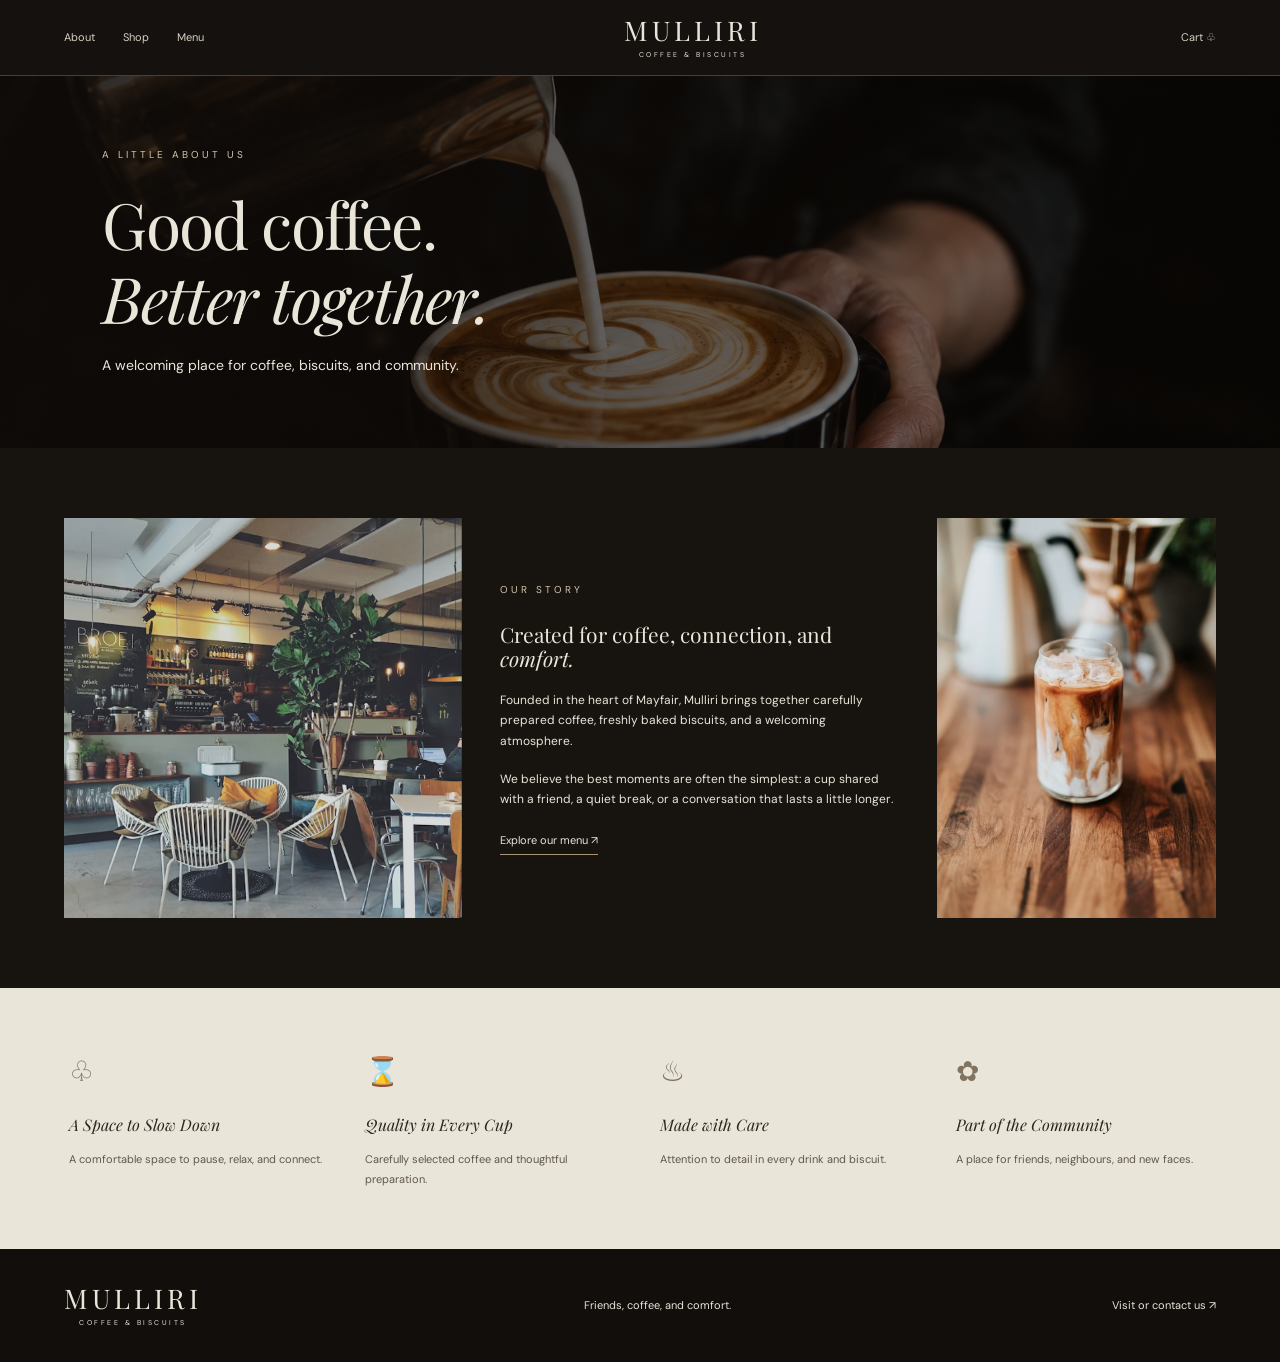
<file: about.html>
<!DOCTYPE html>
<html lang="en">
<head>
  <meta charset="UTF-8">
  <meta name="viewport" content="width=device-width, initial-scale=1.0">
  <title>About | MULLIRI</title>
  <link rel="preconnect" href="https://fonts.googleapis.com">
  <link href="https://fonts.googleapis.com/css2?family=DM+Sans:wght@400;500&family=Playfair+Display:ital,wght@0,400;0,500;1,400&display=swap" rel="stylesheet">
  <link rel="stylesheet" href="style.css">
</head>
<body>
<header class="navbar">
  <nav class="nav-left">
    <a href="about.html">About</a>
    <a href="shop.html">Shop</a>
    <a href="menu.html">Menu</a>
  </nav>
  <a class="logo" href="index.html">MULLIRI<small>COFFEE & BISCUITS</small></a>
  <a class="cart" href="menu.html">Cart ♧</a>
</header>

<main>
  <section class="page-heading">
    <div>
      <p class="eyebrow">A LITTLE ABOUT US</p>
      <h1>Good coffee.<br><em>Better together.</em></h1>
      <p>A welcoming place for coffee, biscuits, and community.</p>
    </div>
  </section>

  <section class="about-layout">
    <img src="./images/1.PNG" alt="Coffee shop interior">

    <div>
      <p class="eyebrow">OUR STORY</p>
      <h2>Created for coffee, connection, and <em>comfort.</em></h2>
      <p>Founded in the heart of Mayfair, Mulliri brings together carefully prepared coffee, freshly baked biscuits, and a welcoming atmosphere.</p>
      <p>We believe the best moments are often the simplest: a cup shared with a friend, a quiet break, or a conversation that lasts a little longer.</p>
      <a class="text-link" href="menu.html">Explore our menu ↗</a>
    </div>

    <img src="./images/icecoffee2.PNG" alt="Coffee served at a café">
  </section>

  <section class="features">
    <article><span class="feature-icon">♧</span><h3>A Space to Slow Down</h3><p>A comfortable space to pause, relax, and connect.</p></article>
    <article><span class="feature-icon">⌛</span><h3>Quality in Every Cup</h3><p>Carefully selected coffee and thoughtful preparation.</p></article>
    <article><span class="feature-icon">♨</span><h3>Made with Care</h3><p>Attention to detail in every drink and biscuit.</p></article>
    <article><span class="feature-icon">✿</span><h3>Part of the Community</h3><p>A place for friends, neighbours, and new faces.</p></article>
  </section>
</main>

<footer class="simple-footer">
  <a class="logo" href="index.html">MULLIRI<small>COFFEE & BISCUITS</small></a>
  <p>Friends, coffee, and comfort.</p>
  <a href="contact.html">Visit or contact us ↗</a>
</footer>
</body>
</html>
</file>
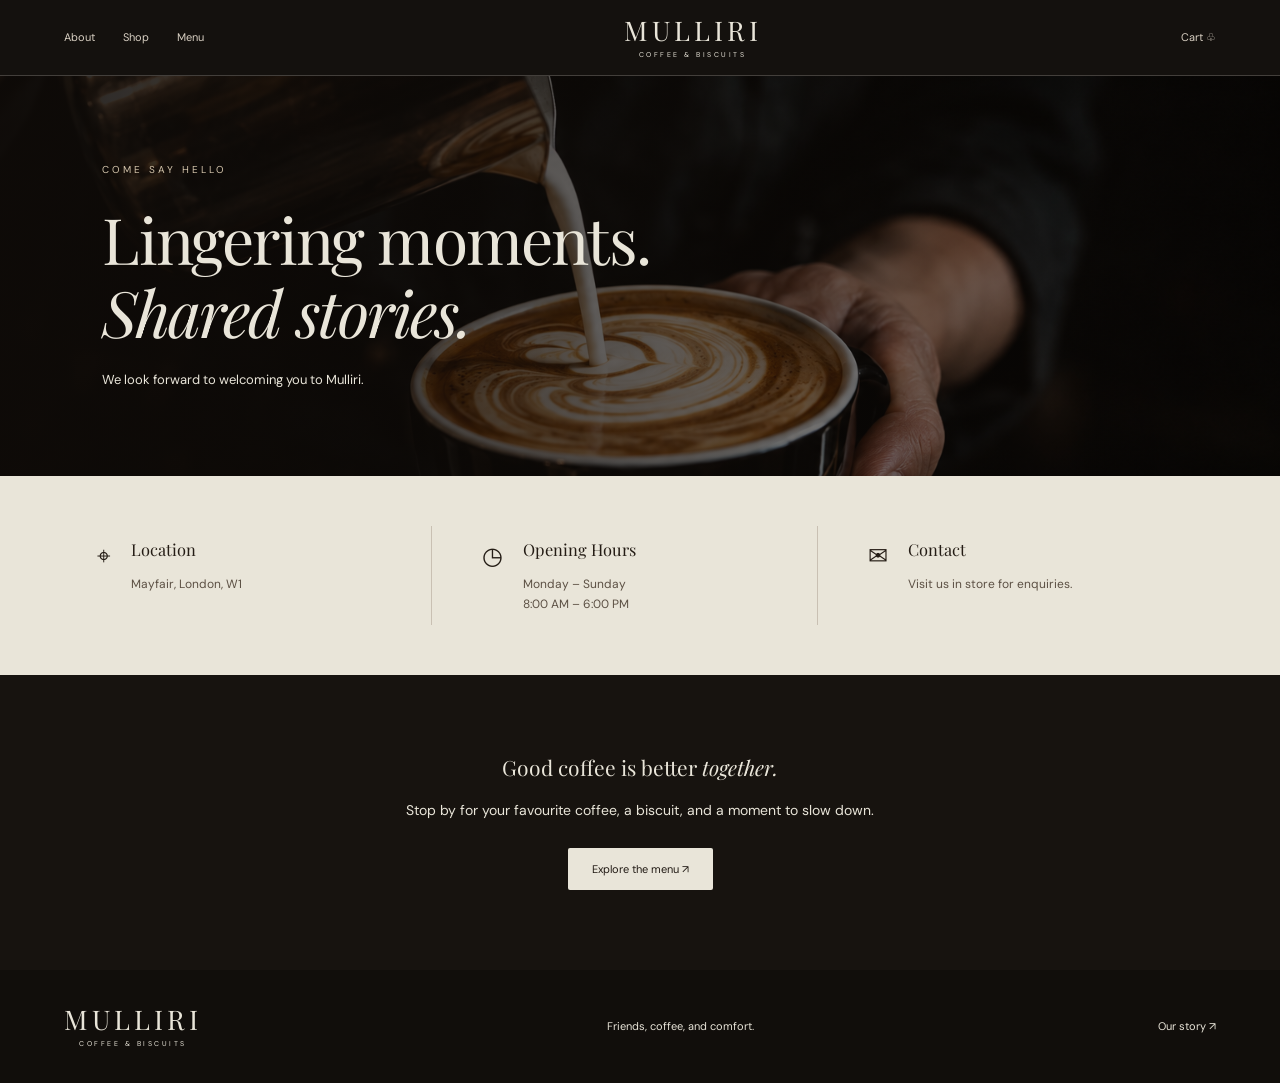
<file: contact.html>
<!DOCTYPE html>
<html lang="en">
<head>
  <meta charset="UTF-8">
  <meta name="viewport" content="width=device-width, initial-scale=1.0">
  <title>Contact | MULLIRI</title>
  <link rel="preconnect" href="https://fonts.googleapis.com">
  <link href="https://fonts.googleapis.com/css2?family=DM+Sans:wght@400;500&family=Playfair+Display:ital,wght@0,400;0,500;1,400&display=swap" rel="stylesheet">
  <link rel="stylesheet" href="style.css">
</head>
<body>
<header class="navbar">
  <nav class="nav-left">
    <a href="about.html">About</a>
    <a href="shop.html">Shop</a>
    <a href="menu.html">Menu</a>
  </nav>
  <a class="logo" href="index.html">MULLIRI<small>COFFEE & BISCUITS</small></a>
  <a class="cart" href="menu.html">Cart ♧</a>
</header>

<main>
  <section class="contact-hero">
    <div>
      <p class="eyebrow">COME SAY HELLO</p>
      <h1>Lingering moments.<br><em>Shared stories.</em></h1>
      <p>We look forward to welcoming you to Mulliri.</p>
    </div>
  </section>

  <section class="contact-details">
    <article>
      <span>⌖</span>
      <div><h3>Location</h3><p>Mayfair, London, W1</p></div>
    </article>
    <article>
      <span>◷</span>
      <div><h3>Opening Hours</h3><p>Monday – Sunday</p><p>8:00 AM – 6:00 PM</p></div>
    </article>
    <article>
      <span>✉</span>
      <div><h3>Contact</h3><p>Visit us in store for enquiries.</p></div>
    </article>
  </section>

  <section class="contact-message">
    <h2>Good coffee is better <em>together.</em></h2>
    <p>Stop by for your favourite coffee, a biscuit, and a moment to slow down.</p>
    <a class="button" href="menu.html">Explore the menu ↗</a>
  </section>
</main>

<footer class="simple-footer">
  <a class="logo" href="index.html">MULLIRI<small>COFFEE & BISCUITS</small></a>
  <p>Friends, coffee, and comfort.</p>
  <a href="about.html">Our story ↗</a>
</footer>
</body>
</html>
</file>
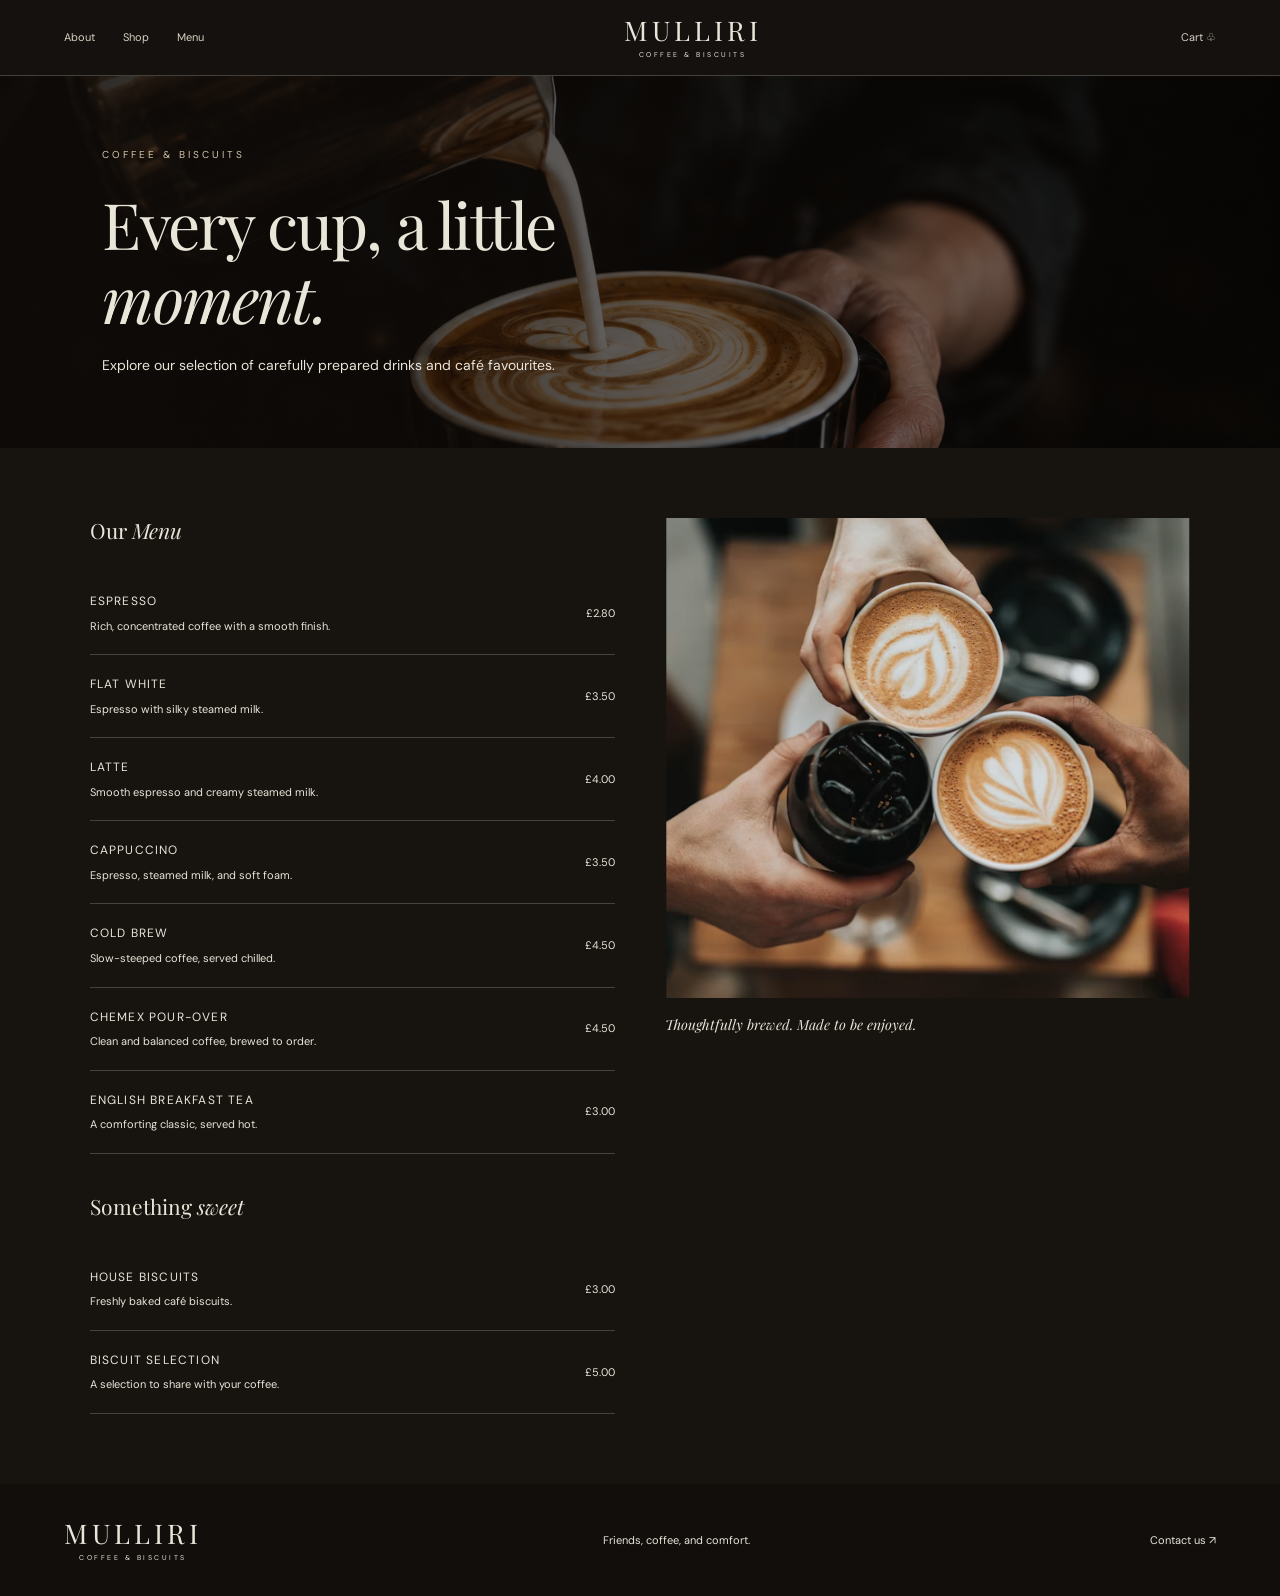
<file: menu.html>
<!DOCTYPE html>
<html lang="en">
<head>
  <meta charset="UTF-8">
  <meta name="viewport" content="width=device-width, initial-scale=1.0">
  <title>Menu | MULLIRI Coffee & Biscuits</title>
  <link rel="preconnect" href="https://fonts.googleapis.com">
  <link href="https://fonts.googleapis.com/css2?family=DM+Sans:wght@400;500&family=Playfair+Display:ital,wght@0,400;0,500;1,400&display=swap" rel="stylesheet">
  <link rel="stylesheet" href="style.css">
</head>
<body>

<header class="navbar">
  <nav class="nav-left">
    <a href="about.html">About</a>
    <a href="shop.html">Shop</a>
    <a href="menu.html">Menu</a>
  </nav>
  <a class="logo" href="index.html">MULLIRI<small>COFFEE & BISCUITS</small></a>
  <a class="cart" href="shop.html">Cart ♧</a>
</header>

<main>
  <section class="menu-hero">
    <div>
      <p class="eyebrow">COFFEE & BISCUITS</p>
      <h1>Every cup, a little <em>moment.</em></h1>
      <p>Explore our selection of carefully prepared drinks and café favourites.</p>
    </div>
  </section>

  <section class="menu-layout">
    <div class="menu-list">
      <h2>Our <em>Menu</em></h2>

      <div class="menu-item">
        <div>
          <h3>ESPRESSO</h3>
          <p>Rich, concentrated coffee with a smooth finish.</p>
        </div>
        <span>£2.80</span>
      </div>

      <div class="menu-item">
        <div>
          <h3>FLAT WHITE</h3>
          <p>Espresso with silky steamed milk.</p>
        </div>
        <span>£3.50</span>
      </div>

      <div class="menu-item">
        <div>
          <h3>LATTE</h3>
          <p>Smooth espresso and creamy steamed milk.</p>
        </div>
        <span>£4.00</span>
      </div>

      <div class="menu-item">
        <div>
          <h3>CAPPUCCINO</h3>
          <p>Espresso, steamed milk, and soft foam.</p>
        </div>
        <span>£3.50</span>
      </div>

      <div class="menu-item">
        <div>
          <h3>COLD BREW</h3>
          <p>Slow-steeped coffee, served chilled.</p>
        </div>
        <span>£4.50</span>
      </div>

      <div class="menu-item">
        <div>
          <h3>CHEMEX POUR-OVER</h3>
          <p>Clean and balanced coffee, brewed to order.</p>
        </div>
        <span>£4.50</span>
      </div>

      <div class="menu-item">
        <div>
          <h3>ENGLISH BREAKFAST TEA</h3>
          <p>A comforting classic, served hot.</p>
        </div>
        <span>£3.00</span>
      </div>

      <h2 style="margin-top:40px;">Something <em>sweet</em></h2>

      <div class="menu-item">
        <div>
          <h3>HOUSE BISCUITS</h3>
          <p>Freshly baked café biscuits.</p>
        </div>
        <span>£3.00</span>
      </div>

      <div class="menu-item">
        <div>
          <h3>BISCUIT SELECTION</h3>
          <p>A selection to share with your coffee.</p>
        </div>
        <span>£5.00</span>
      </div>
    </div>

    <div class="menu-photo">
      <img src="./images/3.PNG" alt="Coffee and café treats">
      <p>Thoughtfully brewed. Made to be enjoyed.</p>
    </div>
  </section>
</main>

<footer class="simple-footer">
  <a class="logo" href="index.html">MULLIRI<small>COFFEE & BISCUITS</small></a>
  <p>Friends, coffee, and comfort.</p>
  <a href="contact.html">Contact us ↗</a>
</footer>

</body>
</html>
</file>
<file: style.css>
:root {
  --dark: #17130f;
  --dark-card: #211b16;
  --cream: #e9e5d9;
  --white: #f5f1e8;
  --brown: #88745d;
  --line: rgba(233, 229, 217, 0.22);
}

* {
  margin: 0;
  padding: 0;
  box-sizing: border-box;
}

html {
  scroll-behavior: smooth;
}

body {
  background: var(--dark);
  color: var(--cream);
  font-family: "DM Sans", sans-serif;
  font-size: 14px;
  line-height: 1.7;
}

a {
  color: inherit;
  text-decoration: none;
}

img {
  width: 100%;
  display: block;
  object-fit: cover;
}

h1, h2, h3 {
  font-weight: 400;
}

h1, h2 {
  font-family: "Playfair Display", serif;
  line-height: 1.15;
}

h1 {
  font-size: clamp(2.3rem, 5vw, 5rem);
  letter-spacing: -1.8px;
}

h1 em, h2 em {
  font-weight: 400;
}

.eyebrow {
  font-size: 10px;
  letter-spacing: 3px;
  text-transform: uppercase;
  margin-bottom: 24px;
  color: #d4c5ac;
}

/* NAVIGATION */

.navbar {
  min-height: 76px;
  padding: 0 5%;
  display: flex;
  align-items: center;
  justify-content: space-between;
  background: #14110e;
  border-bottom: 1px solid var(--line);
  position: relative;
  z-index: 2;
}

.nav-left {
  display: flex;
  gap: 28px;
}

.navbar nav a,
.cart {
  font-size: 11px;
  color: #d9d0c3;
  transition: color 0.2s;
}

.navbar nav a:hover,
.cart:hover {
  color: #b79a72;
}

.logo {
  font-family: "Playfair Display", serif;
  font-size: 27px;
  letter-spacing: 4px;
  line-height: 1.1;
  text-align: center;
  white-space: nowrap;
}

.logo small {
  display: block;
  font-family: "DM Sans", sans-serif;
  font-size: 7px;
  letter-spacing: 2.5px;
  margin-top: 5px;
}

/* BUTTONS */

.button {
  display: inline-block;
  background: var(--cream);
  color: #211a14;
  padding: 12px 24px;
  font-size: 11px;
  border-radius: 2px;
  transition: background 0.2s;
}

.button:hover {
  background: #c7b59a;
}

.text-link {
  display: inline-block;
  border-bottom: 1px solid #aa9478;
  padding-bottom: 5px;
  font-size: 11px;
}

/* HOME HERO */

.hero {
  min-height: 610px;
  position: relative;
  display: flex;
  align-items: center;
  padding: 80px 8%;
  overflow: hidden;
}

.hero-photo {
  position: absolute;
  inset: 0;
  background:
    linear-gradient(
      90deg,
      rgba(10, 8, 6, 0.93),
      rgba(10, 8, 6, 0.64) 48%,
      rgba(10, 8, 6, 0.15)
    ),
    url("images/hero-latte.png")
    center 48% / cover no-repeat;
  z-index: 0;
}

.hero-content {
  position: relative;
  max-width: 800px;
  z-index: 1;
}

.hero h1 {
  margin-bottom: 26px;
}

.hero-description {
  max-width: 370px;
  margin-bottom: 25px;
  font-size: 13px;
}

/* HERO - REFERENCE LAYOUT */

.hero {
  position: relative;
  min-height: 330px;
  padding: 45px 5%;
  display: grid;
  grid-template-columns: 1.5fr 0.65fr;
  align-items: center;
  gap: 35px;
  overflow: hidden;
}

.hero-photo {
  position: absolute;
  inset: 0;
  z-index: 0;
  background-image:
    linear-gradient(90deg, rgba(0,0,0,.35), rgba(0,0,0,.15)),
    url("images/hero-latte.png");
  background-size: cover;
  background-position: center;
}

.hero-content,
.hero-side {
  position: relative;
  z-index: 1;
}

.hero-content {
  max-width: 600px;
}

.hero h1 {
  font-size: clamp(2rem, 4vw, 3.5rem);
  line-height: 1.08;
}

.hero-side {
  max-width: 280px;
  justify-self: end;
}

.hero-side p {
  font-size: 11px;
  line-height: 1.6;
  margin-bottom: 18px;
}

@media (max-width: 700px) {
  .hero {
    grid-template-columns: 1fr;
    gap: 18px;
    min-height: 520px;
  }

  .hero-side {
    justify-self: start;
  }
}

/* INTRODUCTION */

.intro {
  min-height: 250px;
  padding: 55px 20px;
  display: flex;
  flex-direction: column;
  align-items: center;
  justify-content: center;
  text-align: center;
  background: var(--dark);
}

.intro span {
  color: #c7b79d;
  margin: 10px;
}

.intro h2 {
  font-size: clamp(1.2rem, 2vw, 1.8rem);
  font-style: italic;
  margin-bottom: 18px;
}

.intro p {
  max-width: 550px;
  font-size: 12px;
}

/* STORY SECTION */

.story-preview {
  display: grid;
  grid-template-columns: 1.1fr 0.9fr 0.7fr;
  align-items: stretch;
  min-height: 430px;
}

.story-preview > img {
  height: 100%;
  min-height: 430px;
}

.story-text {
  padding: 55px 35px;
  align-self: center;
}

.story-text h2 {
  font-size: clamp(1.5rem, 2.4vw, 2.3rem);
  margin-bottom: 25px;
}

.story-text > p:not(.eyebrow) {
  font-size: 12px;
  margin-bottom: 25px;
}

/* FOUR FEATURE COLUMNS */

.features {
  background: var(--cream);
  color: #2c251e;
  display: grid;
  grid-template-columns: repeat(4, 1fr);
  gap: 30px;
  padding: 55px 5%;
}

.features article {
  padding: 5px;
}

.feature-icon {
  display: block;
  font-size: 28px;
  color: #82735f;
  margin-bottom: 15px;
}

.features h3 {
  font-family: "Playfair Display", serif;
  font-style: italic;
  font-size: 16px;
  margin-bottom: 12px;
}

.features p {
  color: #61574c;
  font-size: 11px;
  line-height: 1.8;
}

/* MENU BANNER */

.menu-teaser {
  min-height: 350px;
  position: relative;
  display: flex;
  align-items: center;
  padding: 55px 8%;
  overflow: hidden;
}

.menu-teaser-photo {
  position: absolute;
  inset: 0;
  background:
    linear-gradient(
      90deg,
      rgba(12, 9, 7, 0.85),
      rgba(12, 9, 7, 0.35)
    ),
      url("images/ice-coffee.png")
    center / cover;
}

.menu-teaser-copy {
  position: relative;
  z-index: 1;
}

.menu-teaser-copy h2 {
  margin-bottom: 24px;
}

/* COFFEE PRODUCTS */

.products-section {
  padding: 65px 5%;
  background: #211a14;
}

.products-intro {
  max-width: 460px;
  margin-bottom: 35px;
}

.products-intro h2 {
  margin-bottom: 15px;
}

.products-intro p:not(.eyebrow) {
  font-size: 12px;
}

.products {
  display: grid;
  grid-template-columns: repeat(3, 1fr);
  gap: 22px;
  align-items: center;
}

.product {
  min-width: 0;
  background: #19140f;
  padding: 15px;
}

.product img {
  height: 240px;
  background: #30271f;
  margin-bottom: 17px;
}

.product h3 {
  font-family: "Playfair Display", serif;
  font-size: 18px;
}

.product > p {
  font-size: 11px;
  margin: 5px 0 15px;
}

.product-price {
  border-top: 1px solid var(--line);
  padding-top: 12px;
  display: flex;
  justify-content: space-between;
  font-size: 11px;
}

.product-message {
  padding: 20px;
}

.product-message p {
  font-family: "Playfair Display", serif;
  font-size: 20px;
  line-height: 1.5;
  margin-bottom: 25px;
}

/* CLOSING STORY */

.closing-story {
  display: grid;
  grid-template-columns: 1fr 1fr 0.65fr;
  align-items: stretch;
  background: var(--cream);
  color: #241c15;
}

.closing-story > img {
  height: 100%;
  min-height: 370px;
}

.closing-story > div {
  padding: 45px 30px;
  align-self: center;
}

.closing-story h2 {
  font-size: clamp(1.6rem, 2.4vw, 2.4rem);
  margin-bottom: 28px;
}

.closing-story dl {
  font-size: 11px;
}

.closing-story dt {
  font-weight: 500;
  margin-top: 12px;
}

.closing-story dd {
  color: #61574c;
}



.footer {
  padding: 50px 5% 20px;
  display: grid;
  grid-template-columns: 1.5fr 1fr 1fr 0.8fr;
  gap: 35px;
  background: #110e0b;
}

.footer-brand .logo {
  display: inline-block;
  margin-bottom: 20px;
}

.footer p {
  font-size: 11px;
}

.footer h4 {
  font-size: 10px;
  letter-spacing: 1.5px;
  margin-bottom: 18px;
  font-weight: 400;
}

.footer > div:not(.footer-bottom) > a:not(.logo) {
  display: block;
  font-size: 11px;
  color: #bdb3a5;
  margin: 8px 0;
}

.newsletter-link {
  margin-top: 15px;
}

.footer-bottom {
  grid-column: 1 / -1;
  display: flex;
  justify-content: space-between;
  flex-wrap: wrap;
  gap: 12px;
  border-top: 1px solid var(--line);
  margin-top: 25px;
  padding-top: 20px;
  font-size: 10px;
  color: #9d9284;
}



.page-heading,
.menu-hero,
.contact-hero {
  min-height: 340px;
  padding: 70px 8%;
  display: flex;
  align-items: center;
  background:
    linear-gradient(90deg, rgba(15, 11, 8, 0.9), rgba(15, 11, 8, 0.4)),
     url("images/hero-latte.png")
    center / cover no-repeat;
}

.page-heading h1,
.menu-hero h1,
.contact-hero h1 {
  margin-bottom: 20px;
}

.menu-hero > div,
.contact-hero > div {
  max-width: 650px;
}



.about-layout {
  display: grid;
  grid-template-columns: 1fr 1fr 0.7fr;
  align-items: center;
  gap: 35px;
  padding: 70px 5%;
}

.about-layout img {
  height: 400px;
}

.about-layout h2 {
  margin-bottom: 20px;
}

.about-layout p:not(.eyebrow) {
  font-size: 12px;
  margin-bottom: 18px;
}



.menu-layout {
  display: grid;
  grid-template-columns: 1fr 1fr;
  gap: 50px;
  padding: 70px 7%;
}

.menu-list h2 {
  margin-bottom: 30px;
}

.menu-item {
  display: flex;
  justify-content: space-between;
  align-items: center;
  gap: 15px;
  padding: 19px 0;
  border-bottom: 1px solid var(--line);
}

.menu-item h3 {
  font-size: 12px;
  letter-spacing: 1.2px;
}

.menu-item p {
  font-size: 11px;
  margin-top: 5px;
}

.menu-item > span {
  font-size: 11px;
  white-space: nowrap;
}

.menu-photo img {
  height: 480px;
}

.menu-photo p {
  font-family: "Playfair Display", serif;
  font-style: italic;
  margin-top: 15px;
}


.contact-hero {
  min-height: 400px;
}

.contact-hero > div > p:last-child {
  font-size: 13px;
}

.contact-details {
  display: grid;
  grid-template-columns: repeat(3, 1fr);
  padding: 50px 6%;
  gap: 30px;
  background: var(--cream);
  color: #241c15;
}

.contact-details article {
  display: flex;
  gap: 20px;
  align-items: flex-start;
  border-right: 1px solid #c9c0b3;
  padding: 10px 20px;
}

.contact-details article:last-child {
  border-right: none;
}

.contact-details article > span {
  font-size: 24px;
}

.contact-details h3 {
  font-family: "Playfair Display", serif;
  margin-bottom: 10px;
}

.contact-details p {
  color: #5c5044;
  font-size: 12px;
}

.contact-message {
  text-align: center;
  padding: 80px 20px;
}

.contact-message h2 {
  margin-bottom: 20px;
}

.contact-message p {
  margin-bottom: 25px;
}

.simple-footer {
  display: flex;
  align-items: center;
  justify-content: space-between;
  flex-wrap: wrap;
  gap: 25px;
  padding: 35px 5%;
  background: #110e0b;
}

.simple-footer p,
.simple-footer > a:not(.logo) {
  font-size: 11px;
}



@media (max-width: 800px) {
  .navbar {
    padding: 0 4%;
    min-height: 70px;
  }

  .nav-left {
    gap: 12px;
  }

  .navbar nav a,
  .cart {
    font-size: 10px;
  }

  .logo {
    font-size: 21px;
    letter-spacing: 2px;
  }

  .logo small {
    font-size: 6px;
    letter-spacing: 1.5px;
  }

  .hero {
    min-height: 560px;
    padding: 60px 6%;
  }

  .story-preview {
    grid-template-columns: 1fr 1fr;
  }

  .story-preview > img {
    min-height: 300px;
  }

  .story-text {
    padding: 35px 25px;
  }

  .story-preview > img:last-child {
    display: none;
  }

  .features {
    grid-template-columns: repeat(2, 1fr);
    gap: 35px;
  }

  .closing-story {
    grid-template-columns: 1fr 1fr;
  }

  .closing-story > img:last-child {
    display: none;
  }

  .about-layout {
    grid-template-columns: 1fr 1fr;
  }

  .about-layout img:last-child {
    display: none;
  }

  .menu-layout {
    gap: 25px;
    padding: 50px 5%;
  }

  .menu-photo img {
    height: 400px;
  }

  .product img {
    height: 200px;
  }

  .footer {
    grid-template-columns: repeat(2, 1fr);
  }
}



@media (max-width: 520px) {
  .navbar {
    height: auto;
    min-height: 75px;
    flex-wrap: wrap;
    justify-content: center;
    gap: 12px;
    padding: 14px 10px;
  }

  .nav-left {
    order: 2;
    width: 100%;
    justify-content: center;
  }

  .logo {
    order: 1;
  }

  .cart {
    display: none;
  }

  .hero {
    min-height: 540px;
    padding: 45px 6%;
    align-items: flex-end;
  }

  .hero-photo {
    background-position: 58% center;
  }

  .hero h1 {
    font-size: 2.5rem;
    letter-spacing: -1px;
  }

  .hero-description {
    font-size: 12px;
  }

  .intro {
    padding: 45px 25px;
  }

  .story-preview {
    grid-template-columns: 1fr;
  }

  .story-preview > img {
    min-height: 250px;
    max-height: 300px;
  }

  .story-text {
    padding: 40px 7%;
  }

  .features {
    grid-template-columns: 1fr 1fr;
    gap: 25px 18px;
    padding: 40px 6%;
  }

  .features h3 {
    font-size: 14px;
  }

  .features p {
    font-size: 10px;
  }

  .menu-teaser {
    min-height: 300px;
    padding: 40px 6%;
  }

  .products-section {
    padding: 45px 6%;
  }

  .products {
    grid-template-columns: 1fr 1fr;
    gap: 15px;
  }

  .product {
    padding: 10px;
  }

  .product img {
    height: 170px;
  }

  .product h3 {
    font-size: 15px;
  }

  .product > p {
    font-size: 10px;
  }

  .product-price {
    font-size: 10px;
  }

  .product-message {
    grid-column: 1 / -1;
    grid-row: 1;
    padding: 5px 0 15px;
  }

  .closing-story {
    grid-template-columns: 1fr;
  }

  .closing-story > img {
    min-height: 250px;
    max-height: 300px;
  }

  .closing-story > img:last-child {
    display: block;
  }

  .closing-story > div {
    padding: 35px 7%;
  }

  .footer {
    grid-template-columns: 1fr 1fr;
    gap: 28px 18px;
    padding: 35px 6% 20px;
  }

  .footer-brand {
    grid-column: 1 / -1;
  }

  .footer-bottom {
    flex-direction: column;
  }

  .page-heading,
  .menu-hero,
  .contact-hero {
    min-height: 300px;
    padding: 45px 6%;
  }

  .about-layout {
    grid-template-columns: 1fr;
    padding: 40px 6%;
  }

  .about-layout img {
    height: 280px;
  }

  .about-layout img:last-child {
    display: block;
  }

  .menu-layout {
    grid-template-columns: 1fr;
    padding: 45px 6%;
  }

  .menu-photo img {
    height: 300px;
  }

  .contact-details {
    grid-template-columns: 1fr;
    padding: 30px 6%;
    gap: 15px;
  }

  .contact-details article {
    border-right: none;
    border-bottom: 1px solid #c9c0b3;
    padding: 15px 5px;
  }

  .contact-details article:last-child {
    border-bottom: none;
  }

  .simple-footer {
    flex-direction: column;
    align-items: flex-start;
  }
}


.selection {
  display: grid;
  grid-template-columns: 0.85fr 2fr;
  gap: 35px;
  padding: 50px 5%;
  background: #17120f;
  color: #f4eee4;
  align-items: center;
}

.selection-list h2 {
  font-family: "Playfair Display", serif;
  font-size: 32px;
  line-height: 1.1;
  margin: 12px 0 24px;
}

.selection-list ul {
  list-style: none;
  padding: 0;
  margin: 0;
}

.selection-list li {
  display: flex;
  justify-content: space-between;
  gap: 12px;
  padding: 10px 0;
  border-bottom: 1px solid rgba(255,255,255,.16);
  font-size: 10px;
}

.selection-products {
  display: grid;
  grid-template-columns: repeat(3, minmax(0, 1fr));
  gap: 16px;
}

.selection-products .product {
  min-width: 0;
  padding: 12px;
  background: #211b16;
  border-radius: 8px;
}

.selection-products .product img {
  width: 100%;
  height: 170px;
  object-fit: cover;
  border-radius: 5px;
}

.selection-products .product h3 {
  font-family: "Playfair Display", serif;
  font-size: 14px;
  font-weight: 400;
  margin: 12px 0 6px;
}

.selection-products .product p {
  font-size: 10px;
  line-height: 1.5;
}

.selection-products .product-price {
  display: flex;
  justify-content: space-between;
  align-items: center;
  gap: 6px;
  margin-top: 15px;
  font-size: 10px;
}

.selection-products .product-price span:last-child {
  background: #f4eee4;
  color: #17120f;
  padding: 6px 10px;
  border-radius: 20px;
}

@media (max-width: 750px) {
  .selection {
    grid-template-columns: 1fr;
  }

  .selection-products {
    grid-template-columns: repeat(2, minmax(0, 1fr));
  }
}

@media (max-width: 450px) {
  .selection-products {
    grid-template-columns: 1fr;
  }
}
</file>
